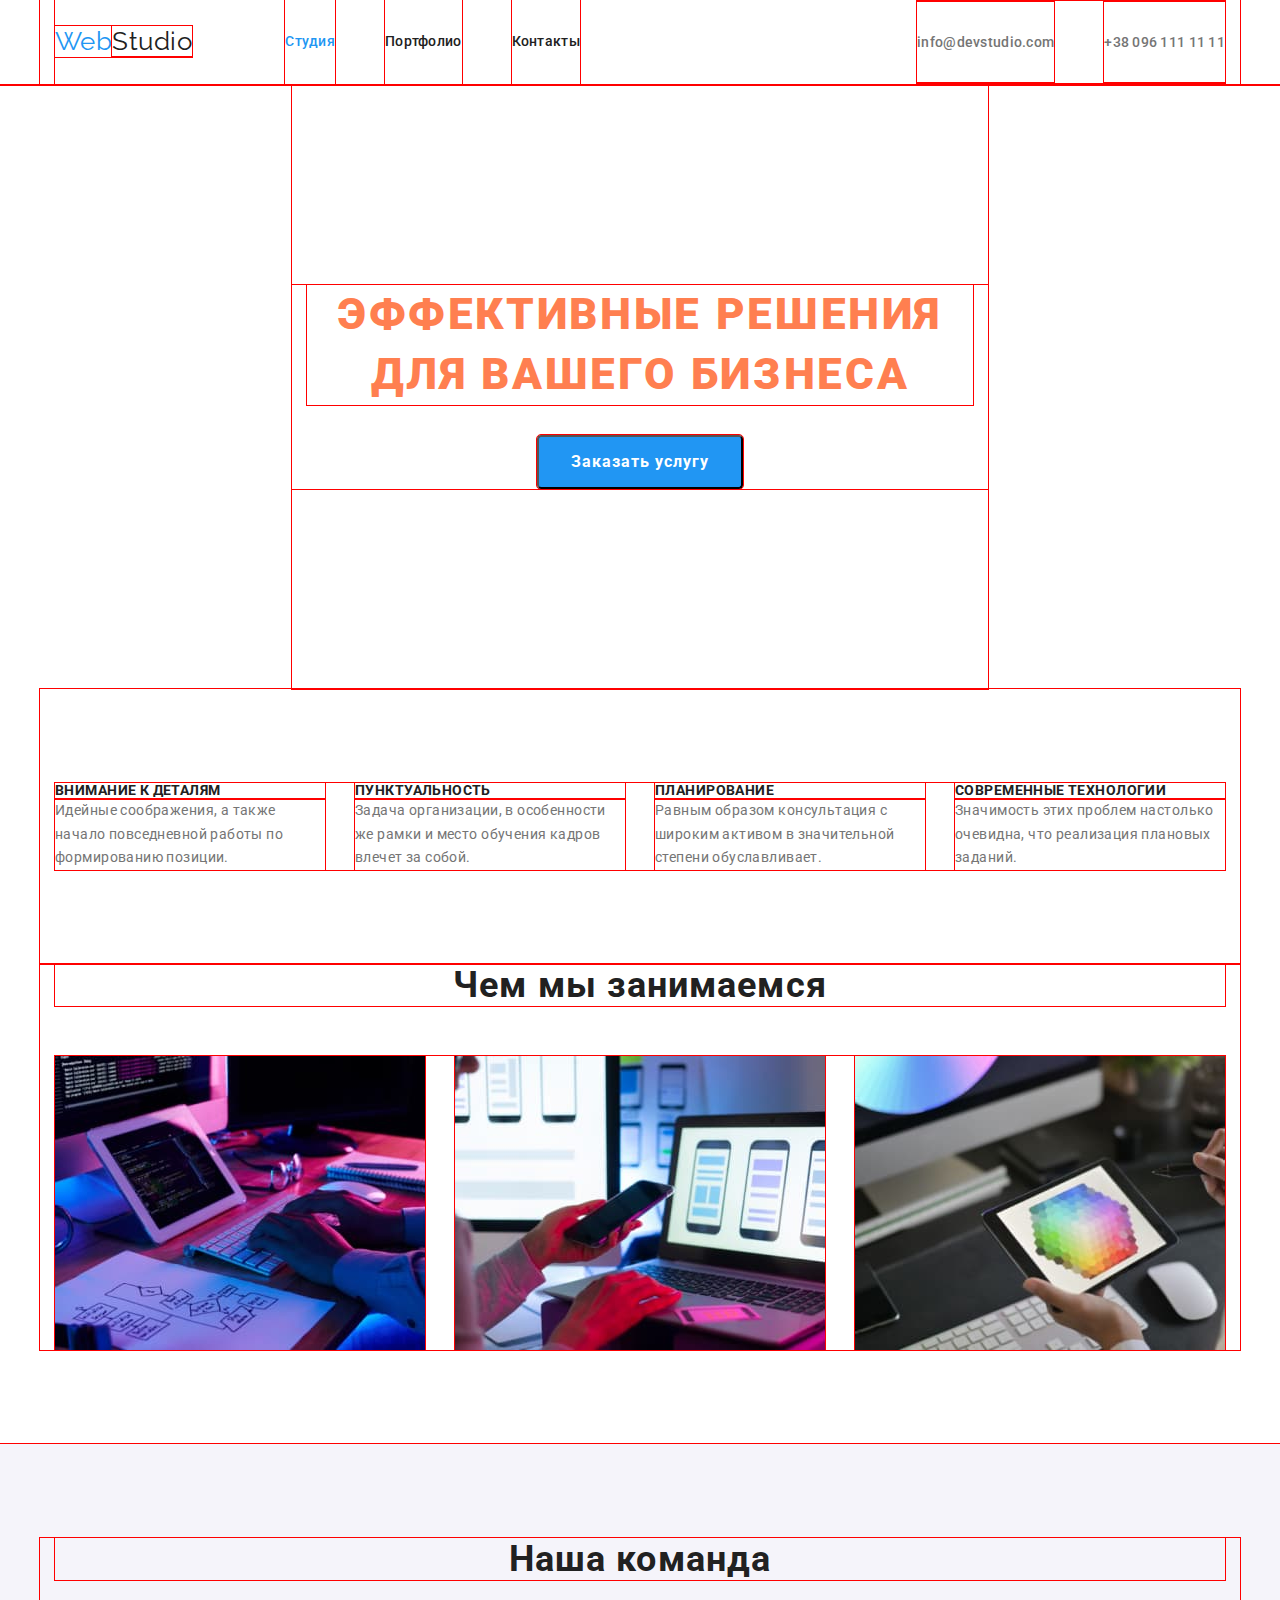
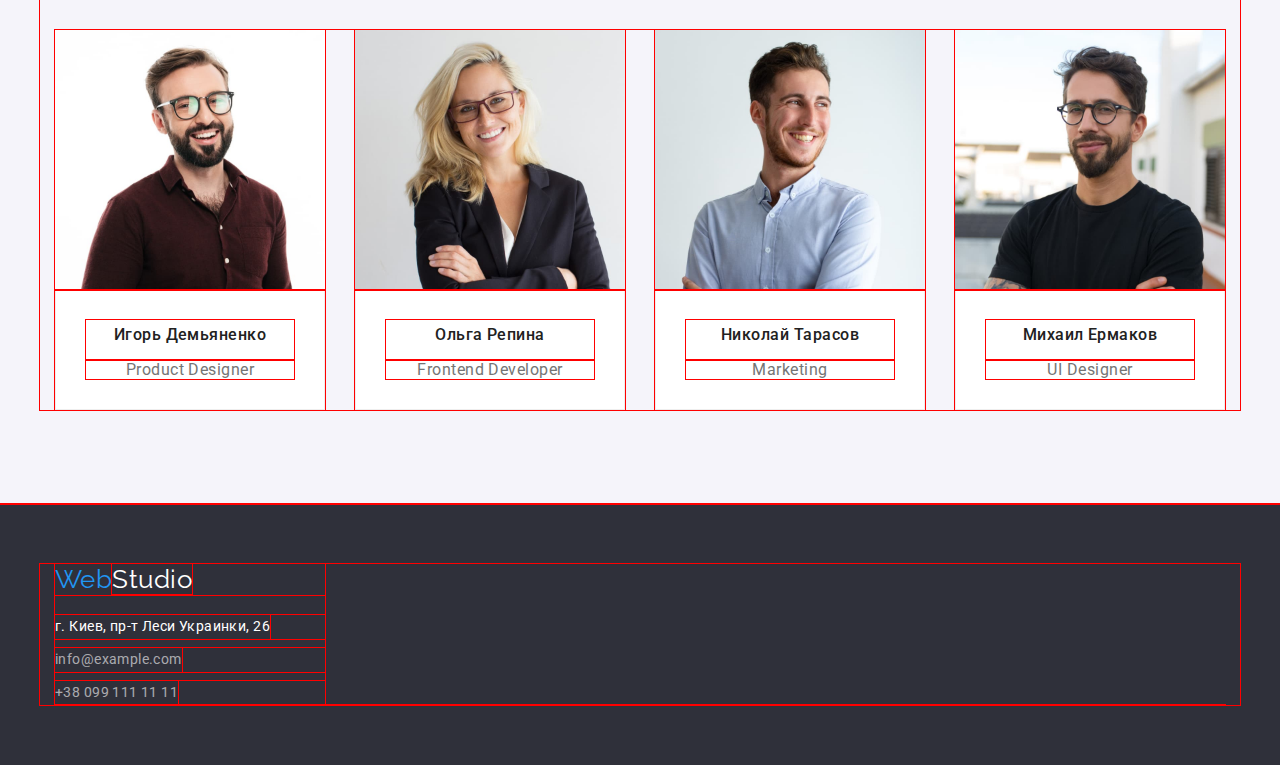
<file: index.html>
<!DOCTYPE html>
<html lang="ru">
  <head>
    <meta charset="UTF-8" />
    <meta name="viewport" content="width=device-width, initial-scale=1.0" />
    <title>Web Studio</title>
    <link
      href="https://fonts.googleapis.com/css2?family=Raleway:wght@700&family=Roboto:wght@400;500;700;900&display=swap"
      rel="stylesheet"
    />
    <link rel="stylesheet" href="./css/normalize.css" />
    <link rel="stylesheet" href="css/styles.css" />
  </head>
  <body class="page">
    <!-- Шапка -->
    <header class="line">
      <div class="main-nav container">
        <nav class="nav-site">
          <a href="./index.html" class="logo link"
            >Web<span class="logo-up">Studio</span></a
          >
          <ul class="site-nav list">
            <li class="item">
              <a href="./index.html" class="site-nav-w link">Студия</a>
            </li>
            <li class="item">
              <a href="./portfolio.html" class="site-nav-bot link">Портфолио</a>
            </li>
            <li class="item">
              <a href="" class="site-nav-bot link">Контакты</a>
            </li>
          </ul>
        </nav>
        <div class="kontakt">
          <address>
            <ul class="kontakt list">
              <li class="item">
                <a href="mailto:info@devstudio.com" class="kontaсt-inf link"
                  >info@devstudio.com</a
                >
              </li>
              <li class="item">
                <a href="tel:+380961111111" class="kontaсt-inf link"
                  >+38 096 111 11 11</a
                >
              </li>
            </ul>
          </address>
        </div>
      </div>
    </header>
    <main>
      <!-- hero -->
      <section class="f-hero">
        <div class="hero container">
          <h1 class="hero-text">Эффективные решения для вашего бизнеса</h1>

          <button type="button" class="button">Заказать услугу</button>
        </div>
      </section>
      <!-- Наши плюс -->
      <section class="eddition container">
        <h2 class="title visually-hidden">Наши переваги</h2>
        <ul class="pros list">
          <li class="item">
            <p class="pros-topic">Внимание к деталям</p>
            <p class="pros-explanation">
              Идейные соображения, а также начало повседневной работы по
              формированию позиции.
            </p>
          </li>
          <li class="item">
            <p class="pros-topic">Пунктуальность</p>
            <p class="pros-explanation">
              Задача организации, в особенности же рамки и место обучения кадров
              влечет за собой.
            </p>
          </li>
          <li class="item">
            <p class="pros-topic">Планирование</p>
            <p class="pros-explanation">
              Равным образом консультация с широким активом в значительной
              степени обуславливает.
            </p>
          </li>
          <li class="item">
            <p class="pros-topic">Современные технологии</p>
            <p class="pros-explanation">
              Значимость этих проблем настолько очевидна, что реализация
              плановых заданий.
            </p>
          </li>
        </ul>
      </section>
      <!-- Чем мы занимаемся -->
      <section class="ex-work container">
        <h2 class="examples-work title">Чем мы занимаемся</h2>
        <ul class="examples list">
          <li class="item">
            <img
              src="./image/work/work1.jpg"
              alt="Фото роботи з програмою"
              width="370"
              height="294"
            />
          </li>
          <li class="item">
            <img
              src="./image/work/work2.jpg"
              alt="Фото роботи з програмою"
              width="370"
              height="294"
            />
          </li>
          <li class="item">
            <img
              src="./image/work/work4.jpg"
              alt="Фото роботи з програмою"
              width="370"
              height="294"
            />
          </li>
        </ul>
      </section>
      <!-- Наша команда -->
      <section class="teambg">
        <div class="container">
          <h2 class="title">Наша команда</h2>
          <ul class="team list">
            <li class="item">
              <img
                src="./image/team/igor.jpg"
                alt="Фото Игорь Демьяненко"
                width="270"
                height="260"
              />
              <div class="team-frame">
                <h3 class="team-name">Игорь Демьяненко</h3>
                <p lang="en" class="team-position">Product Designer</p>
              </div>
            </li>
            <li class="item">
              <img
                src="./image/team/olga.jpg"
                alt="Фото Ольга Репина"
                width="270"
                height="260"
              />
              <div class="team-frame">
                <h3 class="team-name">Ольга Репина</h3>
                <p lang="en" class="team-position">Frontend Developer</p>
              </div>
            </li>
            <li class="item">
              <img
                src="./image/team/nikolya.jpg"
                alt="Фото Николай Тарасов"
                width="270"
                height="260"
              />
              <div class="team-frame">
                <h3 class="team-name">Николай Тарасов</h3>
                <p lang="en" class="team-position">Marketing</p>
              </div>
            </li>
            <li class="item">
              <img
                src="./image/team/miha.jpg"
                alt="Фото  Михаил Ермаков"
                width="270"
                height="260"
              />
              <div class="team-frame">
                <h3 class="team-name">Михаил Ермаков</h3>
                <p lang="en" class="team-position">UI Designer</p>
              </div>
            </li>
          </ul>
        </div>
      </section>
    </main>
    <!-- Подвал -->
    <footer class="footer">
      <div class="container">
        <h2 class="title visually-hidden">Подвал</h2>
        <div class="footer-1">
          <div class="footer-logo">
            <a href="./index.html" class="logo link"
              >Web<span class="logo-d">Studio</span>
            </a>
          </div>
          <address>
            <ul class="address list">
              <li class="item">
                <a
                  target="blank"
                  href="https://www.google.com.ua/maps/search/%D0%B3.+%D0%9A%D0%B8%D0%B5%D0%B2,+%D0%BF%D1%80-%D1%82+%D0%9B%D0%B5%D1%81%D0%B8+%D0%A3%D0%BA%D1%80%D0%B0%D0%B8%D0%BD%D0%BA%D0%B8,+26/@50.4728094,30.41841,12z/data=!3m1!4b1?hl=ru"
                  class="address-ul link"
                  >г. Киев, пр-т Леси Украинки, 26</a
                >
              </li>
              <li class="item">
                <a href="mailto:info@example.com" class="address-kont link"
                  >info@example.com</a
                >
              </li>
              <li class="item">
                <a href="tel:+38099111111" class="address-kont link"
                  >+38 099 111 11 11</a
                >
              </li>
            </ul>
          </address>
        </div>
        <div></div>
      </div>
    </footer>
  </body>
</html>
</file>
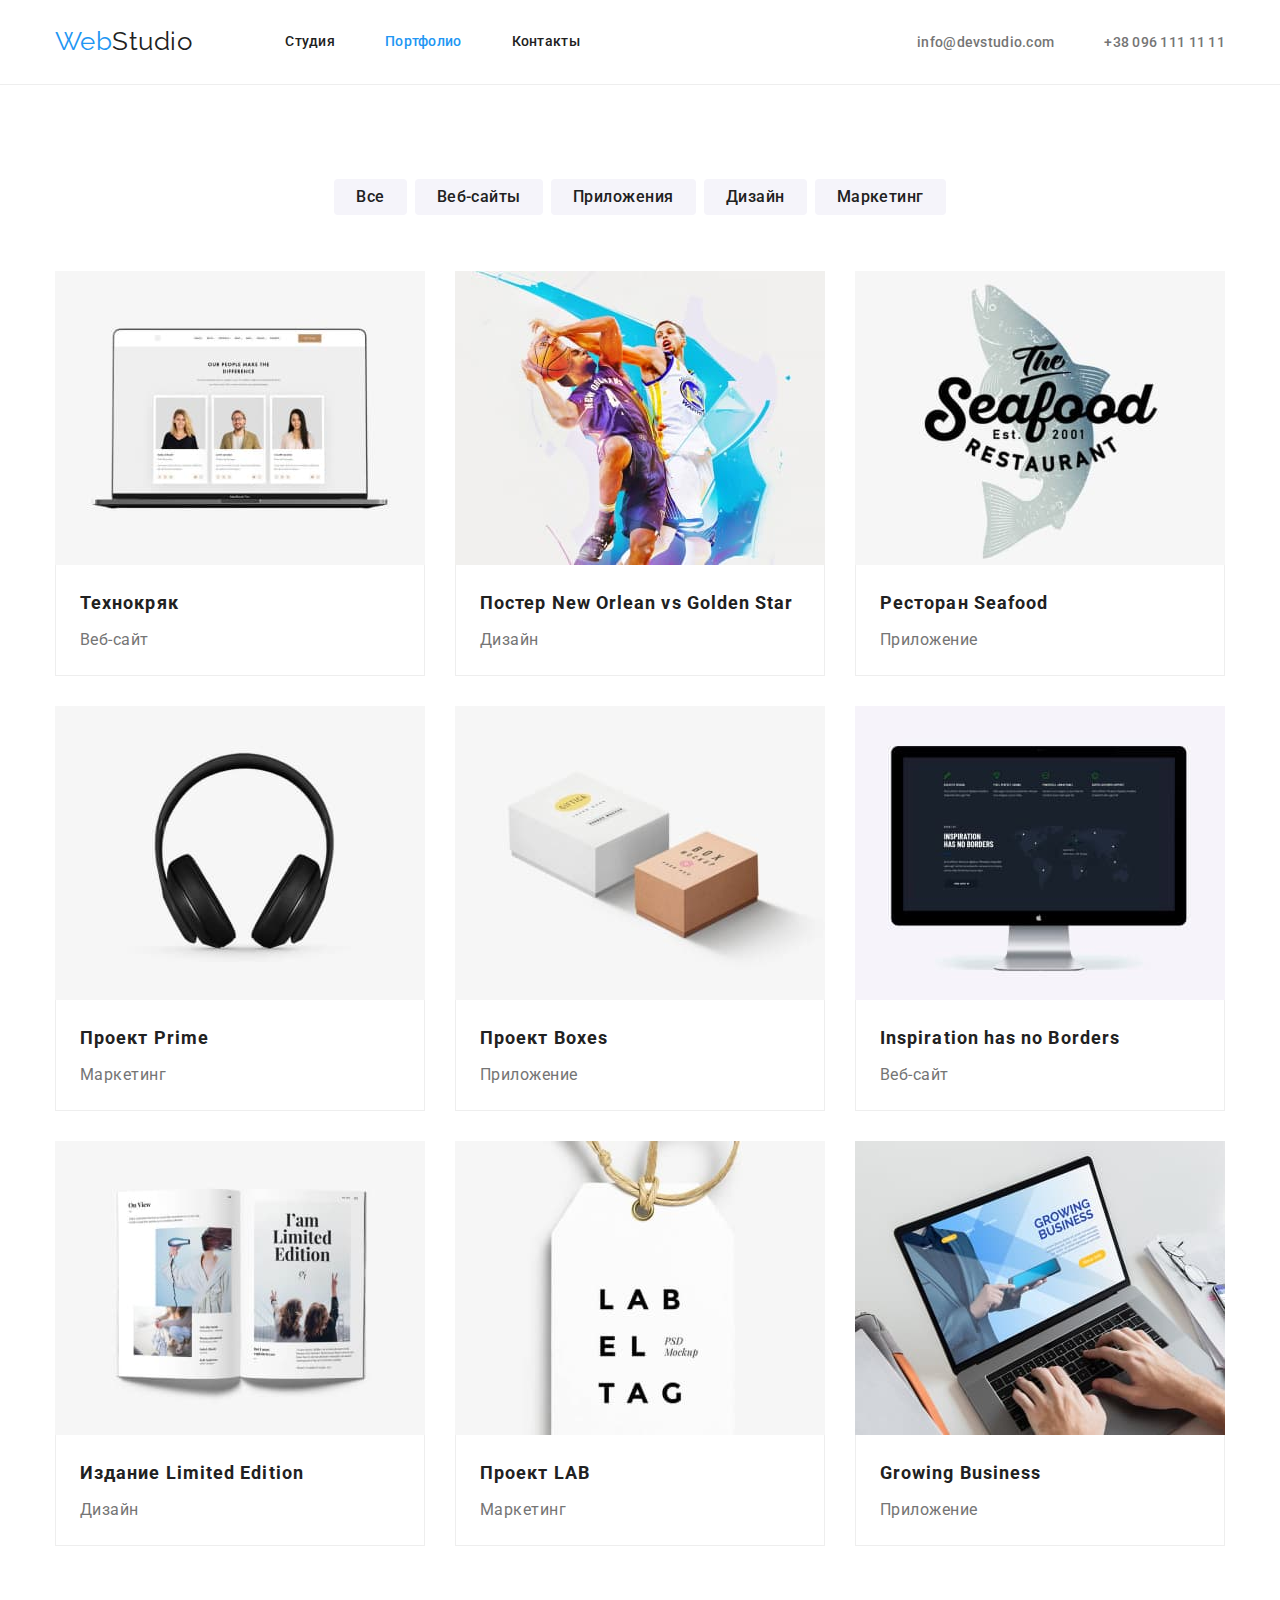
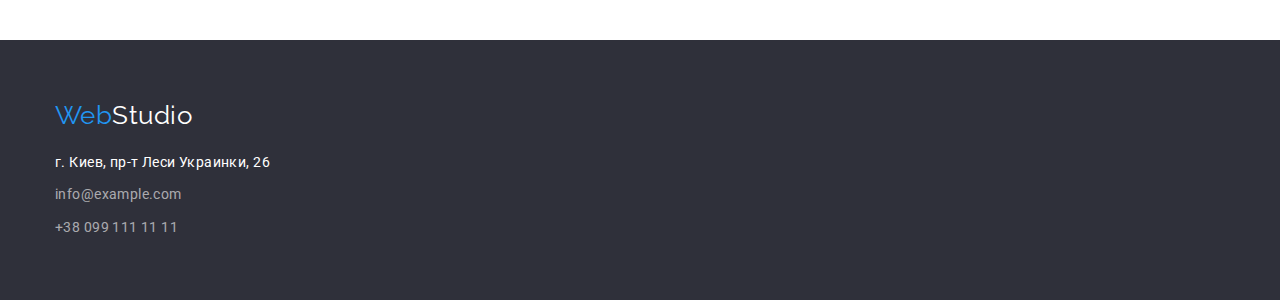
<file: portfolio.html>
<!DOCTYPE html>
<html lang="ru">
  <head>
    <meta charset="UTF-8" />
    <meta name="viewport" content="width=device-width, initial-scale=1.0" />
    <title>Portfolio</title>
    <link
      href="https://fonts.googleapis.com/css2?family=Raleway:wght@700&family=Roboto:wght@400;500;700;900&display=swap"
      rel="stylesheet"
    />
    <link rel="stylesheet" href="./css/normalize.css" />
    <link rel="stylesheet" href="css/styles-portfolio.css" />
  </head>
  <body class="page">
    <!-- Шапка -->
    <header class="line">
      <div class="main-nav container">
        <nav class="nav-site">
          <a href="./index.html" class="logo link"
            >Web<span class="logo-up">Studio</span></a
          >
          <ul class="site-nav list">
            <li class="item">
              <a href="./index.html" class="site-nav-bot link">Студия</a>
            </li>
            <li class="item">
              <a href="./portfolio.html" class="site-nav-w link">Портфолио</a>
            </li>
            <li class="item">
              <a href="" class="site-nav-bot link">Контакты</a>
            </li>
          </ul>
        </nav>
        <div class="kontakt">
          <address>
            <ul class="kontakt list">
              <li class="item">
                <a href="mailto:info@devstudio.com" class="kontaсt-inf link"
                  >info@devstudio.com</a
                >
              </li>
              <li class="item">
                <a href="tel:+380961111111" class="kontaсt-inf link"
                  >+38 096 111 11 11</a
                >
              </li>
            </ul>
          </address>
        </div>
      </div>
    </header>
    <!-- Хіро -->
    <h1 class="title visually-hidden">Приклади робіт</h1>
    <main class="exm-work container">
      <ul class="meny list">
        <li class="item">
          <button type="button" class="but">Все</button>
        </li>
        <li class="item">
          <button type="button" class="but">Веб-сайты</button>
        </li>
        <li class="item">
          <button type="button" class="but">Приложения</button>
        </li>
        <li class="item">
          <button type="button" class="but">Дизайн</button>
        </li>
        <li class="item">
          <button type="button" class="but">Маркетинг</button>
        </li>
      </ul>
      <ul class="project list">
        <li class="item">
          <div class="foto">
            <img
              src="./image/projekt/techno.jpg"
              width="370"
              height="294"
              alt="Картинка веб сайту"
            />
          </div>

          <div class="frame">
            <h2 class="project-name">Технокряк</h2>
            <p class="project-fun">Веб-сайт</p>
          </div>
        </li>
        <li class="item">
          <div class="foto">
            <img
              src="./image/projekt/new.orlean.jpg "
              width="370"
              height="294"
              alt="Фото баскетболістів"
            />
          </div>

          <div class="frame">
            <h2 class="project-name">Постер New Orlean vs Golden Star</h2>
            <p class="project-fun">Дизайн</p>
          </div>
        </li>
        <li class="item">
          <div class="foto">
            <img
              src="./image/projekt/seafood.jpg"
              width="370"
              height="294"
              alt="Емблема ресторану суафуд"
            />
          </div>

          <div class="frame">
            <h2 class="project-name">Ресторан Seafood</h2>
            <p class="project-fun">Приложение</p>
          </div>
        </li>
        <li class="item">
          <div class="foto">
            <img
              src="./image/projekt/prime.jpg"
              width="370"
              height="294"
              alt="Фото наушників"
            />
          </div>

          <div class="frame">
            <h2 class="project-name">Проект Prime</h2>
            <p class="project-fun">Маркетинг</p>
          </div>
        </li>
        <li class="item">
          <div class="foto">
            <img
              src="./image/projekt/boxes.jpg "
              width="370"
              height="294"
              alt="Дві коробочки"
            />
          </div>

          <div class="frame">
            <h2 class="project-name">Проект Boxes</h2>
            <p class="project-fun">Приложение</p>
          </div>
        </li>
        <li class="item">
          <div class="foto">
            <img
              src="./image/projekt/inspiration.jpg "
              width="370"
              height="294"
              alt="Екран компютера"
            />
          </div>

          <div class="frame">
            <h2 class="project-name">Inspiration has no Borders</h2>
            <p class="project-fun">Веб-сайт</p>
          </div>
        </li>
        <li class="item">
          <div class="foto">
            <img
              src="./image/projekt/limited.jpg "
              width="370"
              height="294"
              alt="Відкрита книга"
            />
          </div>

          <div class="frame">
            <h2 class="project-name">Издание Limited Edition</h2>
            <p class="project-fun">Дизайн</p>
          </div>
        </li>
        <li class="item">
          <div class="foto">
            <img
              src="./image/projekt/lab.jpg"
              width="370"
              height="294"
              alt="Етикетка лаб"
            />
          </div>

          <div class="frame">
            <h2 class="project-name">Проект LAB</h2>
            <p class="project-fun">Маркетинг</p>
          </div>
        </li>
        <li class="item">
          <img
            src="./image/projekt/growing.jpg "
            width="370"
            height="294"
            alt="Робота на ноутбуці"
          />
          <div class="frame">
            <h2 class="project-name">Growing Business</h2>
            <p class="project-fun">Приложение</p>
          </div>
        </li>
      </ul>
    </main>
    <!-- Подвал -->
    <footer class="footer">
      <div class="container">
        <h2 class="title visually-hidden">Подвал</h2>
        <div class="footer-1">
          <div class="footer-logo">
            <a href="./index.html" class="logo link"
              >Web<span class="logo-d">Studio</span>
            </a>
          </div>
          <address>
            <ul class="address list">
              <li class="item">
                <a
                  target="blank"
                  href="https://www.google.com.ua/maps/search/%D0%B3.+%D0%9A%D0%B8%D0%B5%D0%B2,+%D0%BF%D1%80-%D1%82+%D0%9B%D0%B5%D1%81%D0%B8+%D0%A3%D0%BA%D1%80%D0%B0%D0%B8%D0%BD%D0%BA%D0%B8,+26/@50.4728094,30.41841,12z/data=!3m1!4b1?hl=ru"
                  class="address-ul link"
                  >г. Киев, пр-т Леси Украинки, 26</a
                >
              </li>
              <li class="item">
                <a href="mailto:info@example.com" class="address-kont link"
                  >info@example.com</a
                >
              </li>
              <li class="item">
                <a href="tel:+38099111111" class="address-kont link"
                  >+38 099 111 11 11</a
                >
              </li>
            </ul>
          </address>
        </div>
        <div></div>
      </div>
    </footer>
  </body>
</html>
</file>
<file: css/styles.css>
:root {
  --primari-text-color: #757575;
  --title-text-color: #2196f3;
  --accent-color: #212121;
  --primary-beg-color: #ffffff;
  --primary-begf-color: #2f303a;
  --primary-begf-team: #f5f4fa;
  --font-famali: Roboto, sans-serif;
  --font-famali-logo: Raleway, sans-serif;
}
body {
  color: var(--accent-color);
  background-color: var(--primary-beg-color);
  font-family: var(--font-famali);
  letter-spacing: 0.03em;
}
html {
  box-sizing: border-box;
}
*,
*::before,
*::after {
  box-sizing: inherit;
  margin: 0;
  padding: 0;
  outline: 1px solid red;
}
.link {
  text-decoration: none;
}
.list {
  list-style: none;
  padding: 0;
  margin: 0;
}
button {
  cursor: pointer;
}
.visually-hidden {
  position: absolute !important;
  clip: rect(1px 1px 1px 1px); /* IE6, IE7 */
  clip: rect(1px, 1px, 1px, 1px);
  padding: 0 !important;
  border: 0 !important;
  height: 1px !important;
  width: 1px !important;
  overflow: hidden;
}
.container {
  width: 1200px;
  padding-left: 15px;
  padding-right: 15px;
  margin: 0 auto;
}
img {
  display: block;
}
.ex-work h2,
.container h2 {
  margin-bottom: 50px;
}
/* ====header==== */
.main-nav {
  display: flex;
  align-items: center;
}
.nav-site {
  display: flex;
  align-items: center;
}
.logo {
  color: var(--title-text-color);
  font-family: var(--font-famali-logo);
  font-size: 26px;
  line-height: 1.19;
}
.logo-up {
  color: var(--accent-color);
}
.site-nav-bot {
  display: block;
  padding-top: 32px;
  padding-bottom: 32px;

  font-weight: 500;
  font-size: 14px;
  line-height: 1.42;
  letter-spacing: 0.02em;
  color: var(--accent-color);
}
.site-nav-bot:hover,
.site-nav-bot:focus {
  color: var(--title-text-color);
}
.kontaсt-inf {
  font-style: normal;
  font-weight: 500;
  font-size: 14px;
  line-height: 1.14;
  letter-spacing: 0.02em;
  color: var(--primari-text-color);
  padding-top: 32px;
  padding-bottom: 32px;
}
.kontakt .item {
  padding-top: 32px;
  padding-bottom: 32px;
}
.kontakt .item + .item {
  margin-left: 50px;
}
.kontakt {
  display: flex;
  margin-left: auto;
}
.site-nav-w {
  display: block;
  padding-top: 32px;
  padding-bottom: 32px;

  font-weight: 500;
  font-size: 14px;
  line-height: 1.42;
  letter-spacing: 0.02em;
  color: var(--title-text-color);
}
.kontaсt-inf:hover,
.kontaсt-inf:focus {
  color: var(--title-text-color);
}
.site-nav {
  display: flex;
  margin-left: 93px;
}
.site-nav .item:not(:last-child) {
  margin-right: 50px;
}
.line {
  border-bottom: 1px solid #eeeeee;
}
/* ====end header==== */
/* ====hero==== */
.hero {
  /* display: flex; */
  text-align: center;

  margin: auto;
  /* margin: auto; */
}
.f-hero {
  padding-top: 200px;
  padding-bottom: 200px;
  display: flex;
  margin: auto;
  width: 696px;
}
.hero-text {
  font-weight: 900;
  font-size: 44px;
  line-height: 1.36;
  text-align: center;
  letter-spacing: 0.06em;
  color: coral;
  text-transform: uppercase;
  margin-bottom: 30px;
}
.button {
  color: var(--primary-beg-color);
  background-color: var(--title-text-color);
  font-family: var(--font-famali);
  font-weight: 700;
  font-size: 16px;
  line-height: 1.88;
  align-items: center;
  text-align: center;
  letter-spacing: 0.06em;
  border-radius: 4px;
  padding: 10px 32px;
  display: inline-block;
}

/* ====end hero==== */
/* ====our pros==== */
.pros-topic {
  font-weight: 700;
  font-size: 14px;
  line-height: 1.14;
  letter-spacing: 0.03em;
  color: var(--accent-color);
  text-transform: uppercase;
}
.pros-explanation {
  font-size: 14px;
  line-height: 1.71;
  letter-spacing: 0.03em;
  color: var(--primari-text-color);
}
.pros {
  display: flex;
}

.pros .item {
  width: 270px;
  margin-right: 30px;
}
.pros .item:nth-child(4) {
  margin-right: 0;
}
.pros .item:nth-last-child(-n + 4) {
  margin-bottom: 0px;
}
.eddition {
  padding-top: 94px;
  padding-bottom: 94px;
}
/* .eddition {
  padding: 0px;
} */

/* ====end our pros==== */
/* ====examples of works==== */
.title {
  font-weight: 700;
  font-size: 36px;
  line-height: 42px;
  text-align: center;
  letter-spacing: 0.03em;
  color: var(--accent-color);
}

.examples {
  display: flex;
}
.examples .item {
  width: calc((100% - 60px) / 3);
  margin-right: 30px;
}
.examples .item:nth-child(3) {
  margin-right: 0;
}
.examples .item:nth-last-child(-n + 3) {
  margin-bottom: 0px;
}

.ex-work {
  margin-bottom: 94px;
}
/* ====end examples of works==== */
/* ====team==== */
.team-name {
  padding-bottom: 10px;

  font-weight: 500;
  font-size: 16px;
  line-height: 1.88;
  letter-spacing: 0.03em;
  color: var(--accent-color);
}
.team-position {
  font-weight: 400;
  font-size: 16px;
  line-height: 1.19;
  letter-spacing: 0.03em;

  color: var(--primari-text-color);
}
.teambg {
  background-color: var(--primary-begf-team);
  padding: 94px 0;
}
.team {
  display: flex;
}
.team .item {
  width: calc((100% - 90px) / 4);
  margin-right: 30px;
}
.team .item:nth-child(4) {
  margin-right: 0;
}
.team .item:nth-last-child(-n + 4) {
  margin-bottom: 0px;
}

.teambg {
  padding-bottom: 94px;
}
.team-frame {
  border-right: 1px solid #eeeeee;
  border-bottom: 1px solid #eeeeee;
  border-left: 1px solid #eeeeee;
  background-color: var(--primary-beg-color);
  padding: 30px;
  text-align: center;
}

/* ====end team==== */

/* ====foother==== */
.footer {
  background-color: var(--primary-begf-color);
  padding-bottom: 60px;
  padding-top: 60px;
}
.logo-d {
  color: var(--primary-beg-color);
}
.address-ul {
  font-style: normal;
  font-weight: 400;
  font-size: 14px;
  line-height: 1.71;
  letter-spacing: 0.03em;
  color: var(--primary-beg-color);
}
.address-kont {
  font-style: normal;
  font-weight: 400;
  font-size: 14px;
  line-height: 1.71;
  letter-spacing: 0.03em;
  color: rgba(255, 255, 255, 0.6);
}
.address-kont:hover,
.address-kont:focus {
  color: var(--title-text-color);
}
.address-ul:hover,
.address-ul:focus {
  color: var(--title-text-color);
}
.footer-logo {
  display: flex;
  margin-bottom: 20px;
}
.address .item {
  display: flex;
}
.address .item {
  margin-bottom: 9px;
}
.address .item:nth-last-child(-n + 1) {
  margin-bottom: 0px;
}

.footer-1 {
  width: 270px;
  
}

/* ====end foother==== */
</file>
<file: css/styles-portfolio.css>
:root {
  --primari-text-color: #757575;
  --title-text-color: #2196f3;
  --accent-color: #212121;
  --primary-beg-color: #ffffff;
  --primary-begf-color: #2f303a;
  --primary-begf-team: #f5f4fa;
  --font-famali: Roboto, sans-serif;
  --font-famali-logo: Raleway, sans-serif;
}
body {
  color: var(--accent-color);
  background-color: var(--primary-beg-color);
  font-family: var(--font-famali);
  letter-spacing: 0.03em;
}
html {
  box-sizing: border-box;
}
*,
*::before,
*::after {
  box-sizing: inherit;
  margin: 0;
  padding: 0;
  /* outline: 1px solid red; */
}
.link {
  text-decoration: none;
}
.list {
  list-style: none;
  padding: 0;
  margin: 0;
}
button {
  cursor: pointer;
}
.visually-hidden {
  position: absolute !important;
  clip: rect(1px 1px 1px 1px); /* IE6, IE7 */
  clip: rect(1px, 1px, 1px, 1px);
  padding: 0 !important;
  border: 0 !important;
  height: 1px !important;
  width: 1px !important;
  overflow: hidden;
}
.container {
  width: 1200px;
  padding-left: 15px;
  padding-right: 15px;
  margin: 0 auto;
}
img {
  display: block;
}
/* ====header==== */
.main-nav {
  display: flex;
  align-items: center;
  /* padding-bottom: 94px; */
}
.nav-site {
  display: flex;
  align-items: center;
}
.logo {
  color: var(--title-text-color);
  font-family: var(--font-famali-logo);
  font-size: 26px;
  line-height: 1.19;
}
.logo-up {
  color: var(--accent-color);
}
.site-nav-bot {
  display: block;
  padding-top: 32px;
  padding-bottom: 32px;

  font-weight: 500;
  font-size: 14px;
  line-height: 1.42;
  letter-spacing: 0.02em;
  color: var(--accent-color);
}
.site-nav-bot:hover,
.site-nav-bot:focus {
  color: var(--title-text-color);
}
.kontaсt-inf {
  font-style: normal;
  font-weight: 500;
  font-size: 14px;
  line-height: 1.14;
  letter-spacing: 0.02em;
  color: var(--primari-text-color);
  padding-top: 32px;
  padding-bottom: 32px;
}
.kontakt .item {
  padding-top: 32px;
  padding-bottom: 32px;
}
.kontakt .item + .item {
  margin-left: 50px;
}
.kontakt {
  display: flex;
  margin-left: auto;
}
.site-nav-w {
  display: block;
  padding-top: 32px;
  padding-bottom: 32px;

  font-weight: 500;
  font-size: 14px;
  line-height: 1.42;
  letter-spacing: 0.02em;
  color: var(--title-text-color);
}
.kontaсt-inf:hover,
.kontaсt-inf:focus {
  color: var(--title-text-color);
}
.site-nav {
  display: flex;
  margin-left: 93px;
}
.site-nav .item:not(:last-child) {
  margin-right: 50px;
}
.line {
  border-bottom: 1px solid #eeeeee;
}
/* ====end header==== */
/* ====hero==== */
.but {
  font-family: Roboto;
  font-weight: 500;
  font-size: 16px;
  line-height: 1.5;
  text-align: center;
  letter-spacing: 0.03em;
  color: var(--accent-color);
  background-color: #f5f4fa;
  border-radius: 4px;
  padding-top: 6px;
  padding-right: 22px;
  padding-bottom: 6px;
  padding-left: 22px;
  display: inline-block;
}
.but {
  border: 0px;
}
.but:hover,
.but:focus {
  background-color: var(--title-text-color);
  color: var(--primary-beg-color);
}
.project-name {
  padding-bottom: 4px;

  font-weight: 700;
  font-size: 18px;
  line-height: 2;
  letter-spacing: 0.06em;
  color: var(--accent-color);
  /* padding-top: 20px; */
}
.project-fun {
  font-weight: 400;
  font-size: 16px;
  line-height: 1.87;
  letter-spacing: 0.03em;
  color: var(--primari-text-color);
}
.project {
  display: flex;
  flex-wrap: wrap;
}
.project .item {
  width: calc((100% - 60px) / 3);
  margin-right: 30px;
  margin-bottom: 30px;
}
.project .item:nth-last-child(-n + 3) {
  margin-bottom: 0px;
}
.project .item:nth-child(3n) {
  margin-right: 0;
}
.meny {
  display: flex;
  justify-content: center;
}
.meny .item + .item {
  margin-left: 8px;
}
.meny {
  margin-bottom: 56px;
}
.exm-work {
  padding-bottom: 94px;
  padding-top: 94px;
}
.item .frame {
  /* border: 0px 1px 1px 1px solid #eeeeee; */
  border-bottom: 1px solid #eeeeee;
  border-left: 1px solid #eeeeee;
  border-right: 1px solid #eeeeee;
  padding: 20px 24px;

  /* border: 1px solid #eeeeee;
  box-sizing: border-box; */
}
.item .foto {
  padding-bottom: 20;
}
/* ====end hero==== */

/* ====foother==== */
.footer {
  background-color: var(--primary-begf-color);
  padding-bottom: 60px;
  padding-top: 60px;
}
.logo-d {
  color: var(--primary-beg-color);
}
.address-ul {
  font-style: normal;
  font-weight: 400;
  font-size: 14px;
  line-height: 1.71;
  letter-spacing: 0.03em;
  color: var(--primary-beg-color);
}
.address-kont {
  font-style: normal;
  font-weight: 400;
  font-size: 14px;
  line-height: 1.71;
  letter-spacing: 0.03em;
  color: rgba(255, 255, 255, 0.6);
}
.address-kont:hover,
.address-kont:focus {
  color: var(--title-text-color);
}
.address-ul:hover,
.address-ul:focus {
  color: var(--title-text-color);
}
.footer-logo {
  display: flex;
  margin-bottom: 20px;
}
.address .item {
  display: flex;
}
.address .item {
  margin-bottom: 9px;
}
.address .item:nth-last-child(-n + 1) {
  margin-bottom: 0px;
}
.footer-1 {
  width: 270px;
}
/* ====end foother==== */
</file>
